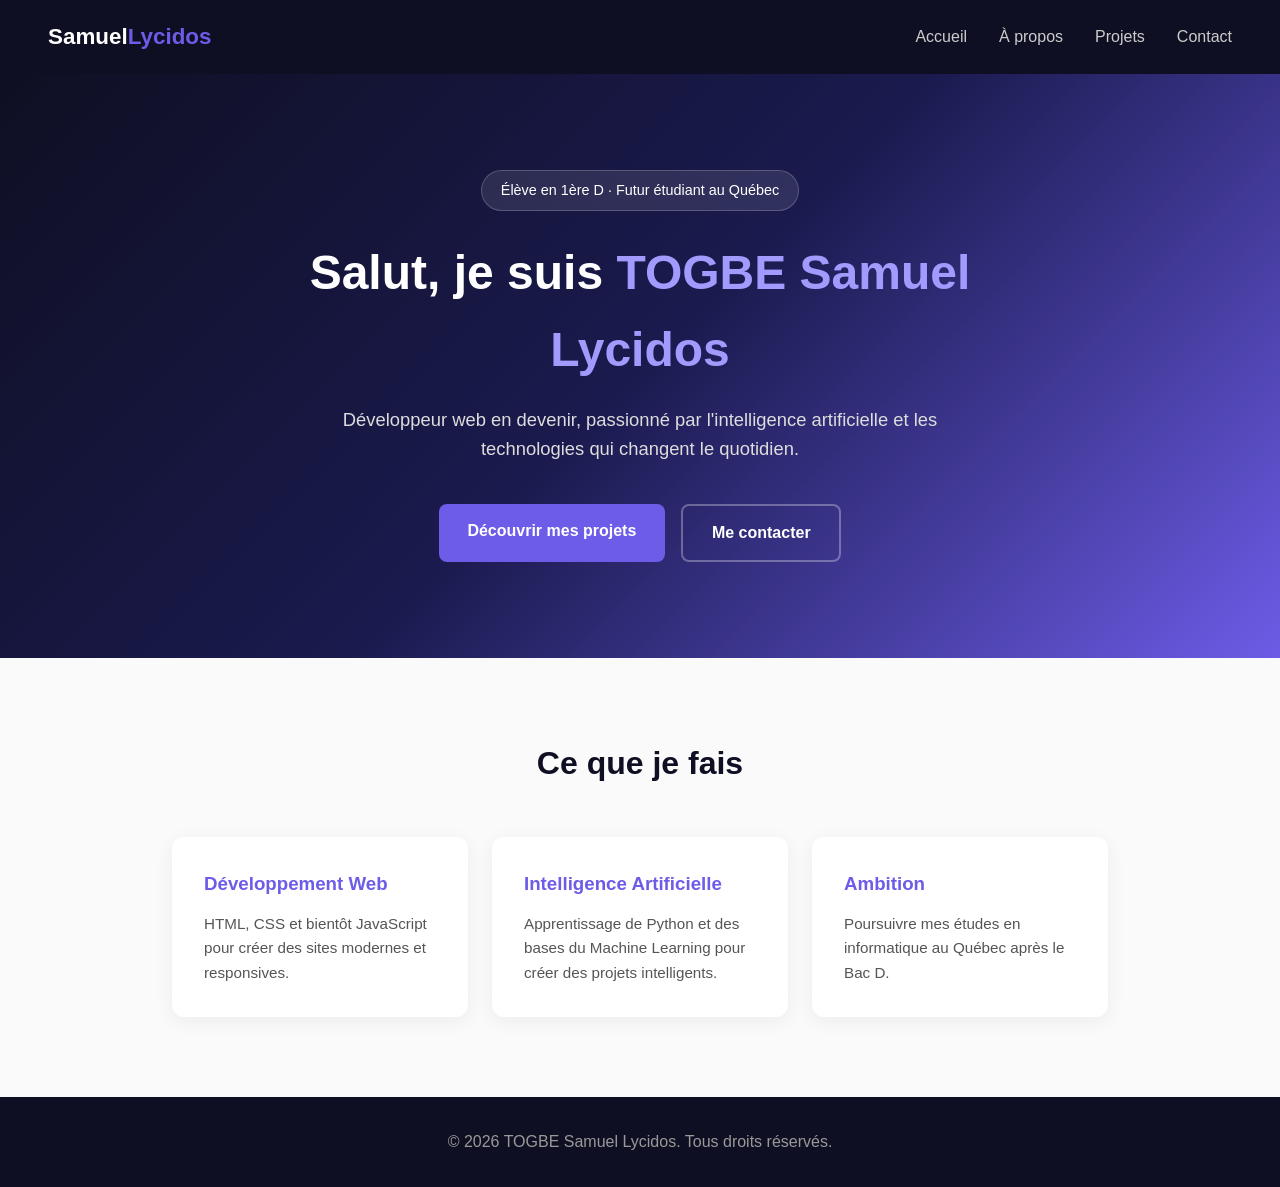
<file: index.html>
<!DOCTYPE html>
<html lang="fr">
<head>
  <meta charset="UTF-8">
  <meta name="viewport" content="width=device-width, initial-scale=1.0">
  <title>TOGBE Samuel Lycidos - Portfolio</title>
  <link rel="stylesheet" href="style.css">
</head>
<body>

  <header>
    <nav>
      <div class="logo">Samuel<span>Lycidos</span></div>
      <ul class="nav-links">
        <li><a href="index.html">Accueil</a></li>
        <li><a href="about.html">À propos</a></li>
        <li><a href="projets.html">Projets</a></li>
        <li><a href="contact.html">Contact</a></li>
      </ul>
    </nav>
  </header>

  <main>
    <section class="hero">
      <div class="hero-content">
        <p class="badge">Élève en 1ère D · Futur étudiant au Québec</p>
        <h1>Salut, je suis <span>TOGBE Samuel Lycidos</span></h1>
        <p class="subtitle">Développeur web en devenir, passionné par l'intelligence artificielle et les technologies qui changent le quotidien.</p>
        <div class="cta-group">
          <a href="projets.html" class="btn btn-primary">Découvrir mes projets</a>
          <a href="contact.html" class="btn btn-secondary">Me contacter</a>
        </div>
      </div>
    </section>

    <section class="skills">
      <h2>Ce que je fais</h2>
      <div class="skills-grid">
        <div class="skill-card">
          <h3>Développement Web</h3>
          <p>HTML, CSS et bientôt JavaScript pour créer des sites modernes et responsives.</p>
        </div>
        <div class="skill-card">
          <h3>Intelligence Artificielle</h3>
          <p>Apprentissage de Python et des bases du Machine Learning pour créer des projets intelligents.</p>
        </div>
        <div class="skill-card">
          <h3>Ambition</h3>
          <p>Poursuivre mes études en informatique au Québec après le Bac D.</p>
        </div>
      </div>
    </section>
  </main>

  <footer>
    <p>&copy; 2026 TOGBE Samuel Lycidos. Tous droits réservés.</p>
  </footer>

</body>
</html>
</file>
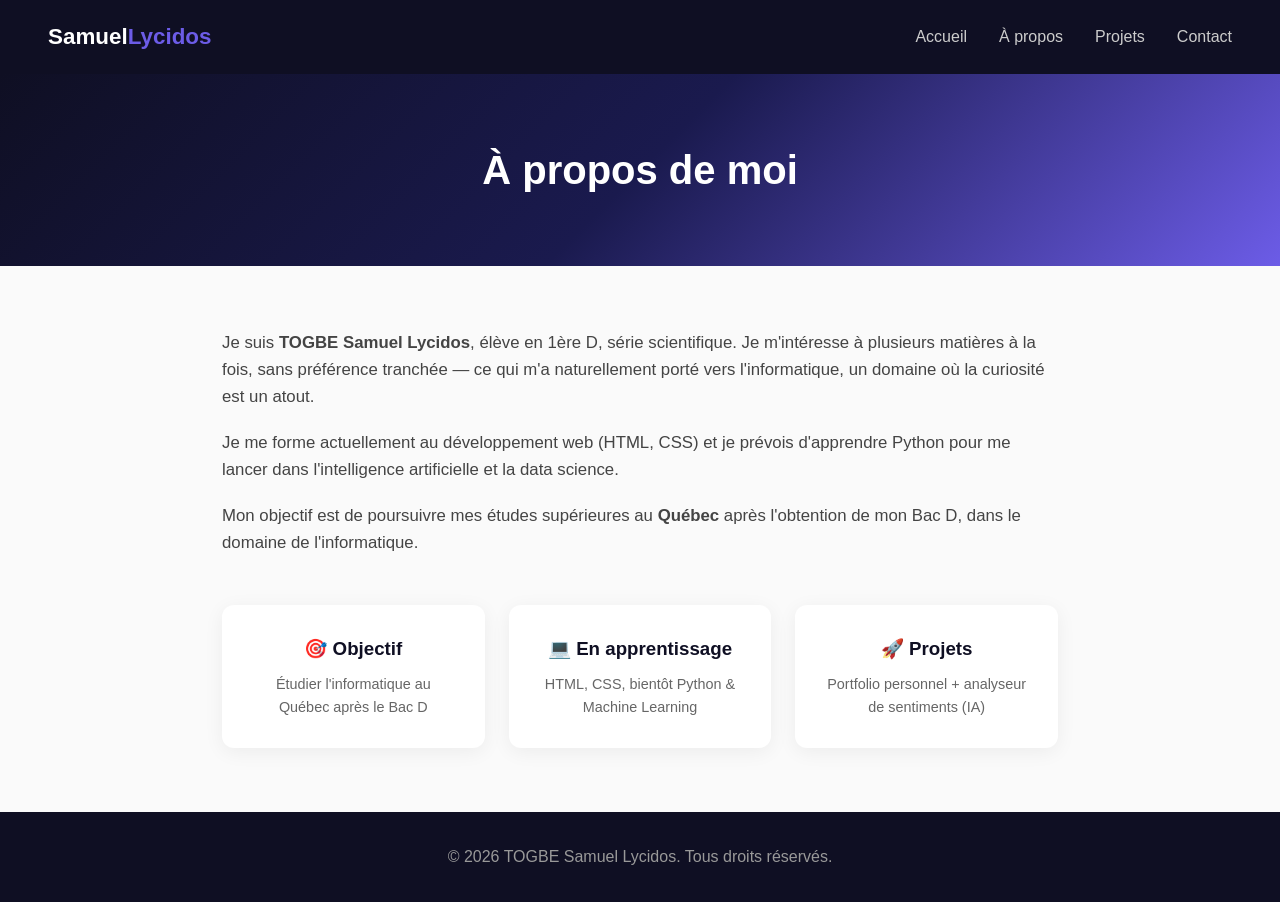
<file: about.html>
<!DOCTYPE html>
<html lang="fr">
<head>
  <meta charset="UTF-8">
  <meta name="viewport" content="width=device-width, initial-scale=1.0">
  <title>À propos - TOGBE Samuel Lycidos</title>
  <link rel="stylesheet" href="style.css">
</head>
<body>

  <header>
    <nav>
      <div class="logo">Samuel<span>Lycidos</span></div>
      <ul class="nav-links">
        <li><a href="index.html">Accueil</a></li>
        <li><a href="about.html">À propos</a></li>
        <li><a href="projets.html">Projets</a></li>
        <li><a href="contact.html">Contact</a></li>
      </ul>
    </nav>
  </header>

  <main>
    <section class="about-hero">
      <h1>À propos de moi</h1>
    </section>

    <section class="about-content">
      <div class="about-text">
        <p>Je suis <strong>TOGBE Samuel Lycidos</strong>, élève en 1ère D, série scientifique. Je m'intéresse à plusieurs matières à la fois, sans préférence tranchée — ce qui m'a naturellement porté vers l'informatique, un domaine où la curiosité est un atout.</p>
        <p>Je me forme actuellement au développement web (HTML, CSS) et je prévois d'apprendre Python pour me lancer dans l'intelligence artificielle et la data science.</p>
        <p>Mon objectif est de poursuivre mes études supérieures au <strong>Québec</strong> après l'obtention de mon Bac D, dans le domaine de l'informatique.</p>
      </div>

      <div class="about-highlights">
        <div class="highlight-card">
          <h3>🎯 Objectif</h3>
          <p>Étudier l'informatique au Québec après le Bac D</p>
        </div>
        <div class="highlight-card">
          <h3>💻 En apprentissage</h3>
          <p>HTML, CSS, bientôt Python & Machine Learning</p>
        </div>
        <div class="highlight-card">
          <h3>🚀 Projets</h3>
          <p>Portfolio personnel + analyseur de sentiments (IA)</p>
        </div>
      </div>
    </section>
  </main>

  <footer>
    <p>&copy; 2026 TOGBE Samuel Lycidos. Tous droits réservés.</p>
  </footer>

</body>
</html>
</file>
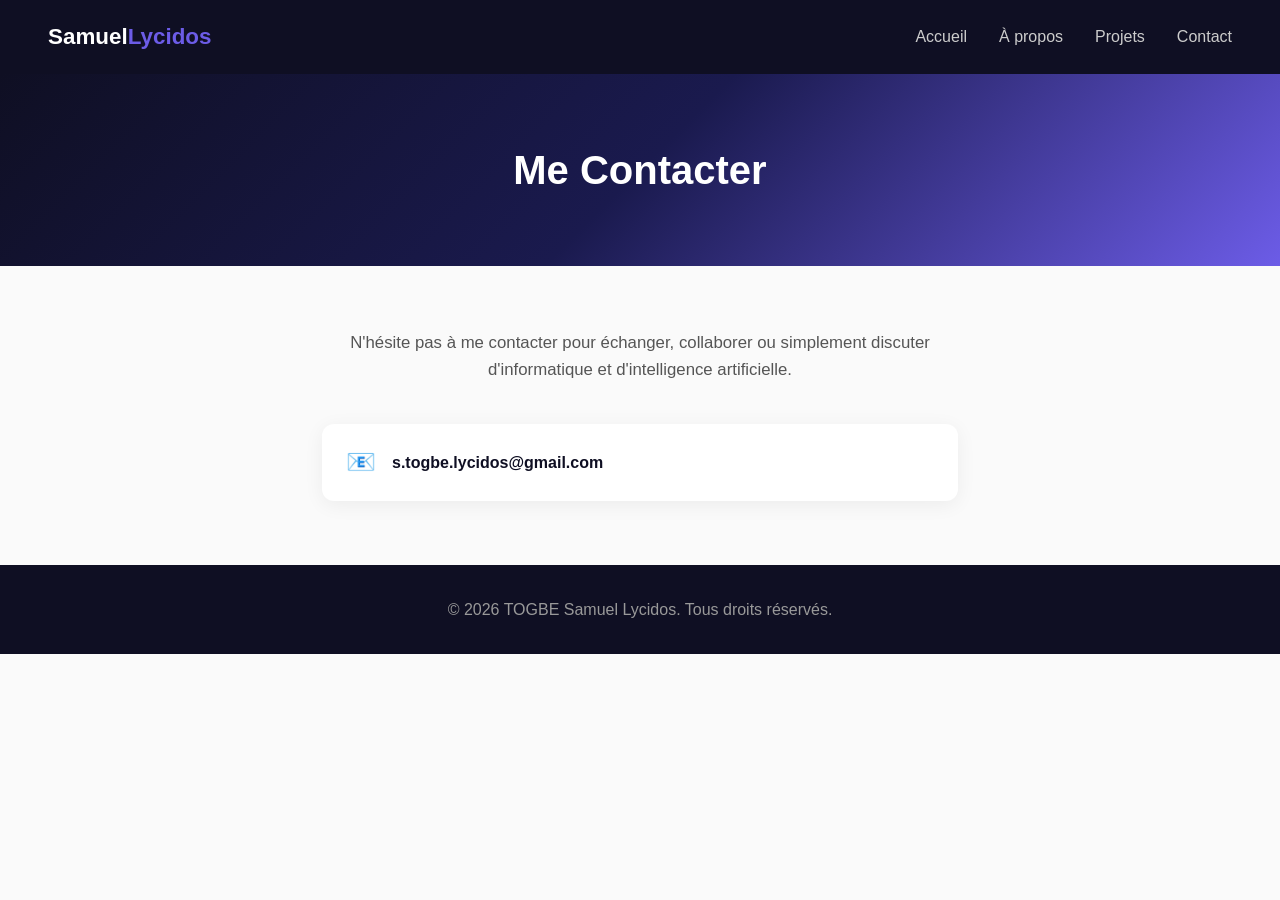
<file: contact.html>
<!DOCTYPE html>
<html lang="fr">
<head>
  <meta charset="UTF-8">
  <meta name="viewport" content="width=device-width, initial-scale=1.0">
  <title>Contact - TOGBE Samuel Lycidos</title>
  <link rel="stylesheet" href="style.css">
</head>
<body>

  <header>
    <nav>
      <div class="logo">Samuel<span>Lycidos</span></div>
      <ul class="nav-links">
        <li><a href="index.html">Accueil</a></li>
        <li><a href="about.html">À propos</a></li>
        <li><a href="projets.html">Projets</a></li>
        <li><a href="contact.html">Contact</a></li>
      </ul>
    </nav>
  </header>

  <main>
    <section class="about-hero">
      <h1>Me Contacter</h1>
    </section>

    <section class="contact-content">
      <p class="contact-intro">N'hésite pas à me contacter pour échanger, collaborer ou simplement discuter d'informatique et d'intelligence artificielle.</p>

      <div class="contact-links">
        <a href="mailto:s.togbe.lycidos@gmail.com" class="contact-card">
          <span class="contact-icon">📧</span>
          <span>s.togbe.lycidos@gmail.com</span>
        </a>
      </div>
    </section>
  </main>

  <footer>
    <p>&copy; 2026 TOGBE Samuel Lycidos. Tous droits réservés.</p>
  </footer>

</body>
</html>
</file>
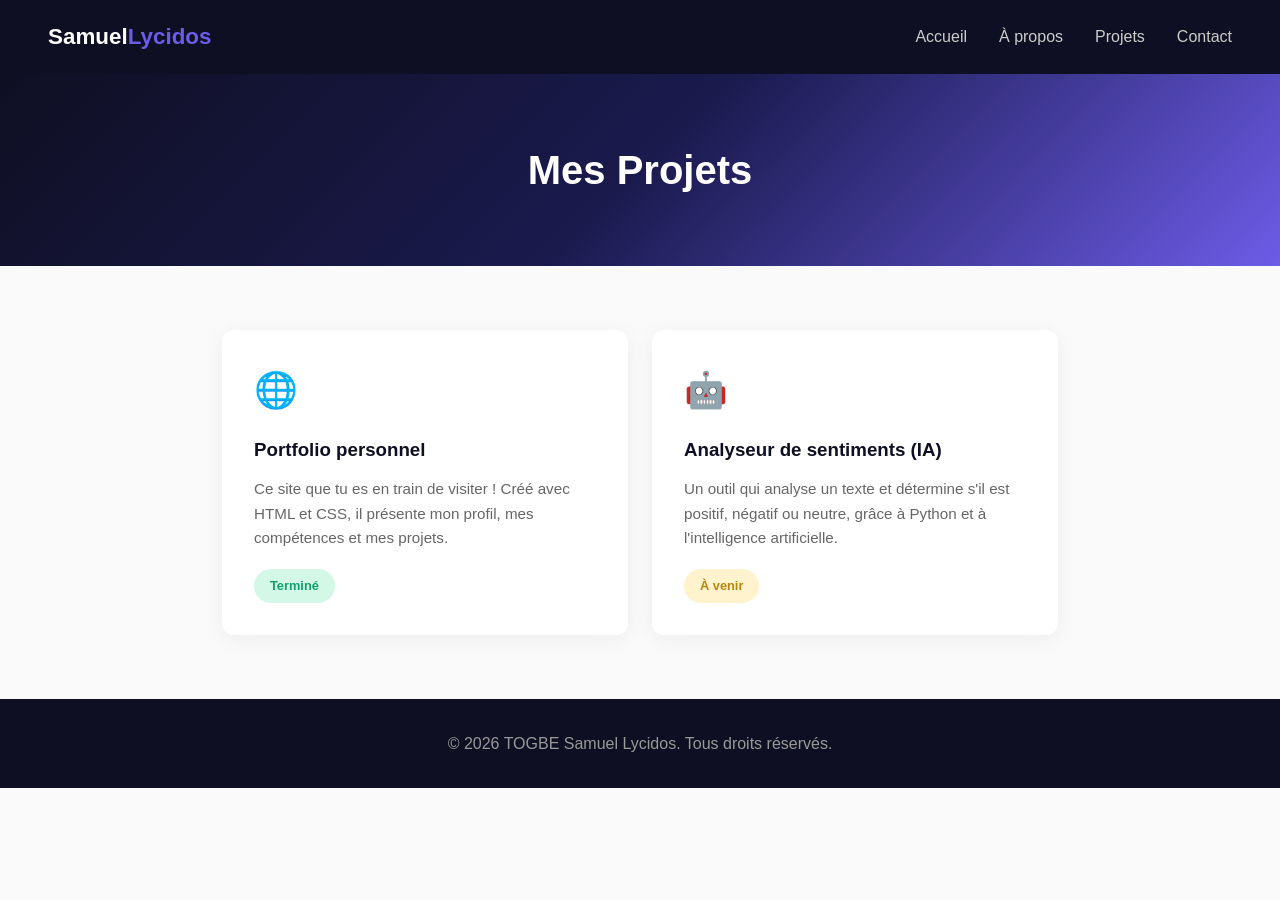
<file: projets.html>
<!DOCTYPE html>
<html lang="fr">
<head>
  <meta charset="UTF-8">
  <meta name="viewport" content="width=device-width, initial-scale=1.0">
  <title>Projets - TOGBE Samuel Lycidos</title>
  <link rel="stylesheet" href="style.css">
</head>
<body>

  <header>
    <nav>
      <div class="logo">Samuel<span>Lycidos</span></div>
      <ul class="nav-links">
        <li><a href="index.html">Accueil</a></li>
        <li><a href="about.html">À propos</a></li>
        <li><a href="projets.html">Projets</a></li>
        <li><a href="contact.html">Contact</a></li>
      </ul>
    </nav>
  </header>

  <main>
    <section class="about-hero">
      <h1>Mes Projets</h1>
    </section>

    <section class="projects-content">
      <div class="project-card">
        <div class="project-icon">🌐</div>
        <h3>Portfolio personnel</h3>
        <p>Ce site que tu es en train de visiter ! Créé avec HTML et CSS, il présente mon profil, mes compétences et mes projets.</p>
        <span class="project-status status-done">Terminé</span>
      </div>

      <div class="project-card">
        <div class="project-icon">🤖</div>
        <h3>Analyseur de sentiments (IA)</h3>
        <p>Un outil qui analyse un texte et détermine s'il est positif, négatif ou neutre, grâce à Python et à l'intelligence artificielle.</p>
        <span class="project-status status-progress">À venir</span>
      </div>
    </section>
  </main>

  <footer>
    <p>&copy; 2026 TOGBE Samuel Lycidos. Tous droits réservés.</p>
  </footer>

</body>
</html>
</file>
<file: style.css>
* {
  margin: 0;
  padding: 0;
  box-sizing: border-box;
}

body {
  font-family: 'Segoe UI', Arial, sans-serif;
  line-height: 1.6;
  color: #1a1a2e;
  background: #fafafa;
}

/* HEADER */
header {
  background: #0f0f23;
  padding: 1.2rem 3rem;
  position: sticky;
  top: 0;
  z-index: 100;
}

nav {
  display: flex;
  justify-content: space-between;
  align-items: center;
  max-width: 1200px;
  margin: 0 auto;
}

.logo {
  color: white;
  font-weight: 700;
  font-size: 1.4rem;
}

.logo span {
  color: #6c5ce7;
}

.nav-links {
  list-style: none;
  display: flex;
  gap: 2rem;
}

.nav-links a {
  color: #ccc;
  text-decoration: none;
  font-weight: 500;
  transition: color 0.2s;
}

.nav-links a:hover {
  color: #6c5ce7;
}

/* HERO */
.hero {
  background: linear-gradient(135deg, #0f0f23 0%, #1a1a4e 50%, #6c5ce7 100%);
  padding: 6rem 2rem;
  text-align: center;
  color: white;
}

.hero-content {
  max-width: 700px;
  margin: 0 auto;
}

.badge {
  display: inline-block;
  background: rgba(255,255,255,0.1);
  padding: 0.5rem 1.2rem;
  border-radius: 50px;
  font-size: 0.9rem;
  margin-bottom: 1.5rem;
  border: 1px solid rgba(255,255,255,0.2);
}

.hero h1 {
  font-size: 3rem;
  margin-bottom: 1rem;
  font-weight: 800;
}

.hero h1 span {
  color: #a29bfe;
}

.subtitle {
  font-size: 1.15rem;
  color: #ddd;
  margin-bottom: 2.5rem;
}

.cta-group {
  display: flex;
  gap: 1rem;
  justify-content: center;
  flex-wrap: wrap;
}

.btn {
  padding: 0.9rem 1.8rem;
  border-radius: 8px;
  text-decoration: none;
  font-weight: 600;
  transition: transform 0.2s, box-shadow 0.2s;
}

.btn-primary {
  background: #6c5ce7;
  color: white;
}

.btn-primary:hover {
  transform: translateY(-3px);
  box-shadow: 0 10px 25px rgba(108,92,231,0.4);
}

.btn-secondary {
  background: transparent;
  color: white;
  border: 2px solid rgba(255,255,255,0.3);
}

.btn-secondary:hover {
  background: rgba(255,255,255,0.1);
  transform: translateY(-3px);
}

/* SKILLS */
.skills {
  max-width: 1000px;
  margin: 0 auto;
  padding: 5rem 2rem;
  text-align: center;
}

.skills h2 {
  font-size: 2rem;
  margin-bottom: 3rem;
  color: #0f0f23;
}

.skills-grid {
  display: grid;
  grid-template-columns: repeat(auto-fit, minmax(250px, 1fr));
  gap: 1.5rem;
}

.skill-card {
  background: white;
  padding: 2rem;
  border-radius: 12px;
  box-shadow: 0 4px 20px rgba(0,0,0,0.06);
  text-align: left;
  transition: transform 0.2s;
}

.skill-card:hover {
  transform: translateY(-5px);
}

.skill-card h3 {
  color: #6c5ce7;
  margin-bottom: 0.8rem;
}

.skill-card p {
  color: #555;
  font-size: 0.95rem;
}

/* FOOTER */
footer {
  text-align: center;
  padding: 2rem;
  background: #0f0f23;
  color: #999;
}

/* PAGE À PROPOS */
.about-hero {
  background: linear-gradient(135deg, #0f0f23 0%, #1a1a4e 50%, #6c5ce7 100%);
  padding: 4rem 2rem;
  text-align: center;
  color: white;
}

.about-hero h1 {
  font-size: 2.5rem;
  font-weight: 800;
}

.about-content {
  max-width: 900px;
  margin: 0 auto;
  padding: 4rem 2rem;
}

.about-text p {
  margin-bottom: 1.2rem;
  color: #444;
  font-size: 1.05rem;
}

.about-highlights {
  display: grid;
  grid-template-columns: repeat(auto-fit, minmax(220px, 1fr));
  gap: 1.5rem;
  margin-top: 3rem;
}

.highlight-card {
  background: white;
  padding: 1.8rem;
  border-radius: 12px;
  box-shadow: 0 4px 20px rgba(0,0,0,0.06);
  text-align: center;
}

.highlight-card h3 {
  margin-bottom: 0.6rem;
  color: #0f0f23;
}

.highlight-card p {
  color: #666;
  font-size: 0.9rem;
}

/* PAGE PROJETS */
.projects-content {
  max-width: 900px;
  margin: 0 auto;
  padding: 4rem 2rem;
  display: grid;
  grid-template-columns: repeat(auto-fit, minmax(280px, 1fr));
  gap: 1.5rem;
}

.project-card {
  background: white;
  padding: 2rem;
  border-radius: 12px;
  box-shadow: 0 4px 20px rgba(0,0,0,0.06);
  transition: transform 0.2s;
}

.project-card:hover {
  transform: translateY(-5px);
}

.project-icon {
  font-size: 2.2rem;
  margin-bottom: 1rem;
}

.project-card h3 {
  color: #0f0f23;
  margin-bottom: 0.8rem;
}

.project-card p {
  color: #666;
  font-size: 0.95rem;
  margin-bottom: 1.2rem;
}

.project-status {
  display: inline-block;
  padding: 0.4rem 1rem;
  border-radius: 50px;
  font-size: 0.8rem;
  font-weight: 600;
}

.status-done {
  background: #d4f8e8;
  color: #0e9f6e;
}

.status-progress {
  background: #fff3cd;
  color: #b8860b;
}

/* PAGE CONTACT */
.contact-content {
  max-width: 700px;
  margin: 0 auto;
  padding: 4rem 2rem;
  text-align: center;
}

.contact-intro {
  color: #555;
  font-size: 1.05rem;
  margin-bottom: 2.5rem;
}

.contact-links {
  display: flex;
  flex-direction: column;
  gap: 1rem;
}

.contact-card {
  display: flex;
  align-items: center;
  gap: 1rem;
  background: white;
  padding: 1.2rem 1.5rem;
  border-radius: 12px;
  box-shadow: 0 4px 20px rgba(0,0,0,0.06);
  text-decoration: none;
  color: #0f0f23;
  font-weight: 600;
  transition: transform 0.2s;
}

.contact-card:hover {
  transform: translateY(-3px);
}

.contact-icon {
  font-size: 1.5rem;
}
</file>
